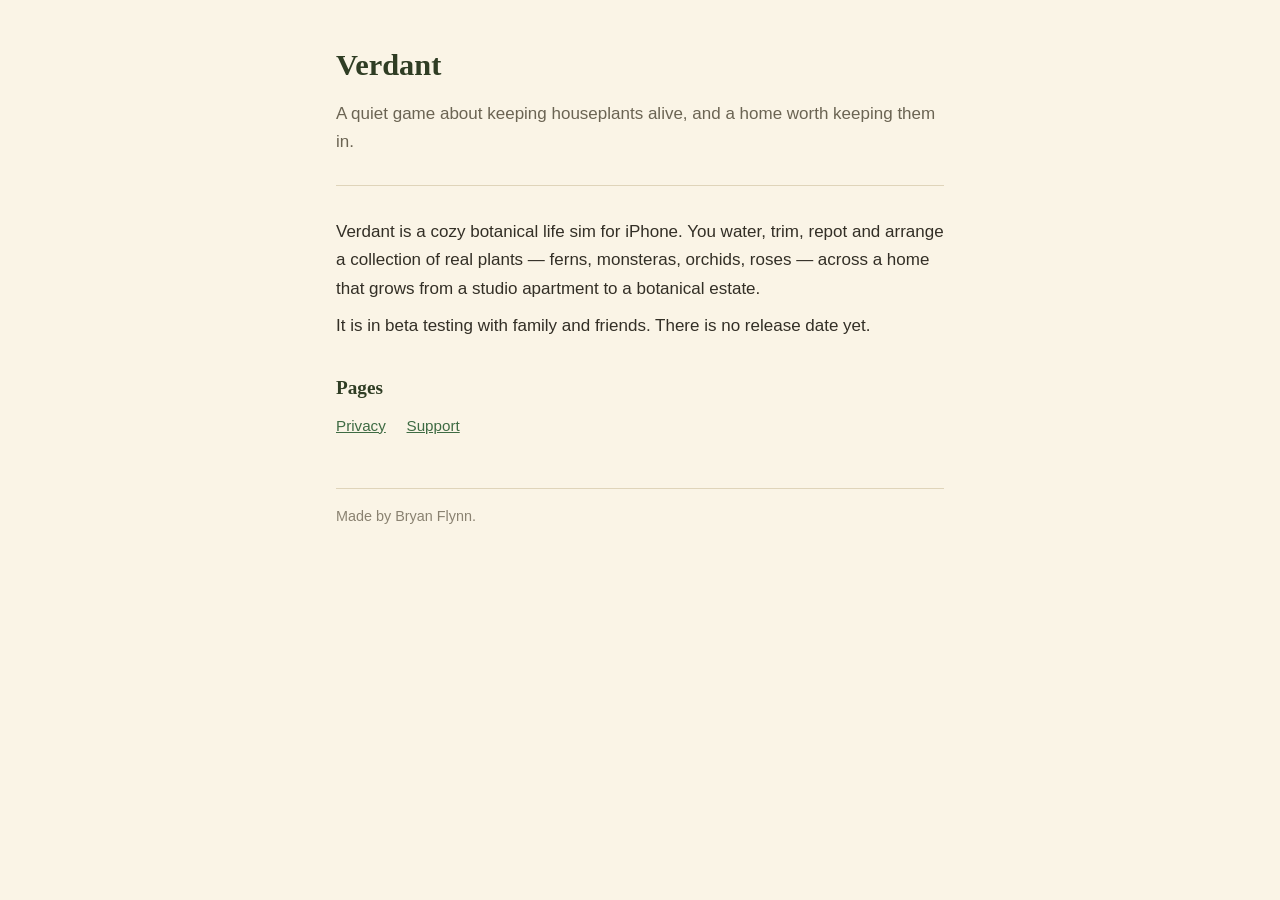
<file: index.html>
<!DOCTYPE html>
<html lang="en">
<head>
<meta charset="utf-8">
<meta name="viewport" content="width=device-width, initial-scale=1">
<title>Verdant</title>
<link rel="stylesheet" href="style.css">
</head>
<body>
<main>
  <header>
    <h1>Verdant</h1>
    <p class="lede">A quiet game about keeping houseplants alive, and a home worth keeping them in.</p>
  </header>

  <p>Verdant is a cozy botanical life sim for iPhone. You water, trim, repot and arrange a
  collection of real plants &mdash; ferns, monsteras, orchids, roses &mdash; across a home that
  grows from a studio apartment to a botanical estate.</p>

  <p>It is in beta testing with family and friends. There is no release date yet.</p>

  <h2>Pages</h2>
  <nav>
    <a href="privacy.html">Privacy</a>
    <a href="support.html">Support</a>
  </nav>

  <footer>Made by Bryan Flynn.</footer>
</main>
</body>
</html>
</file>
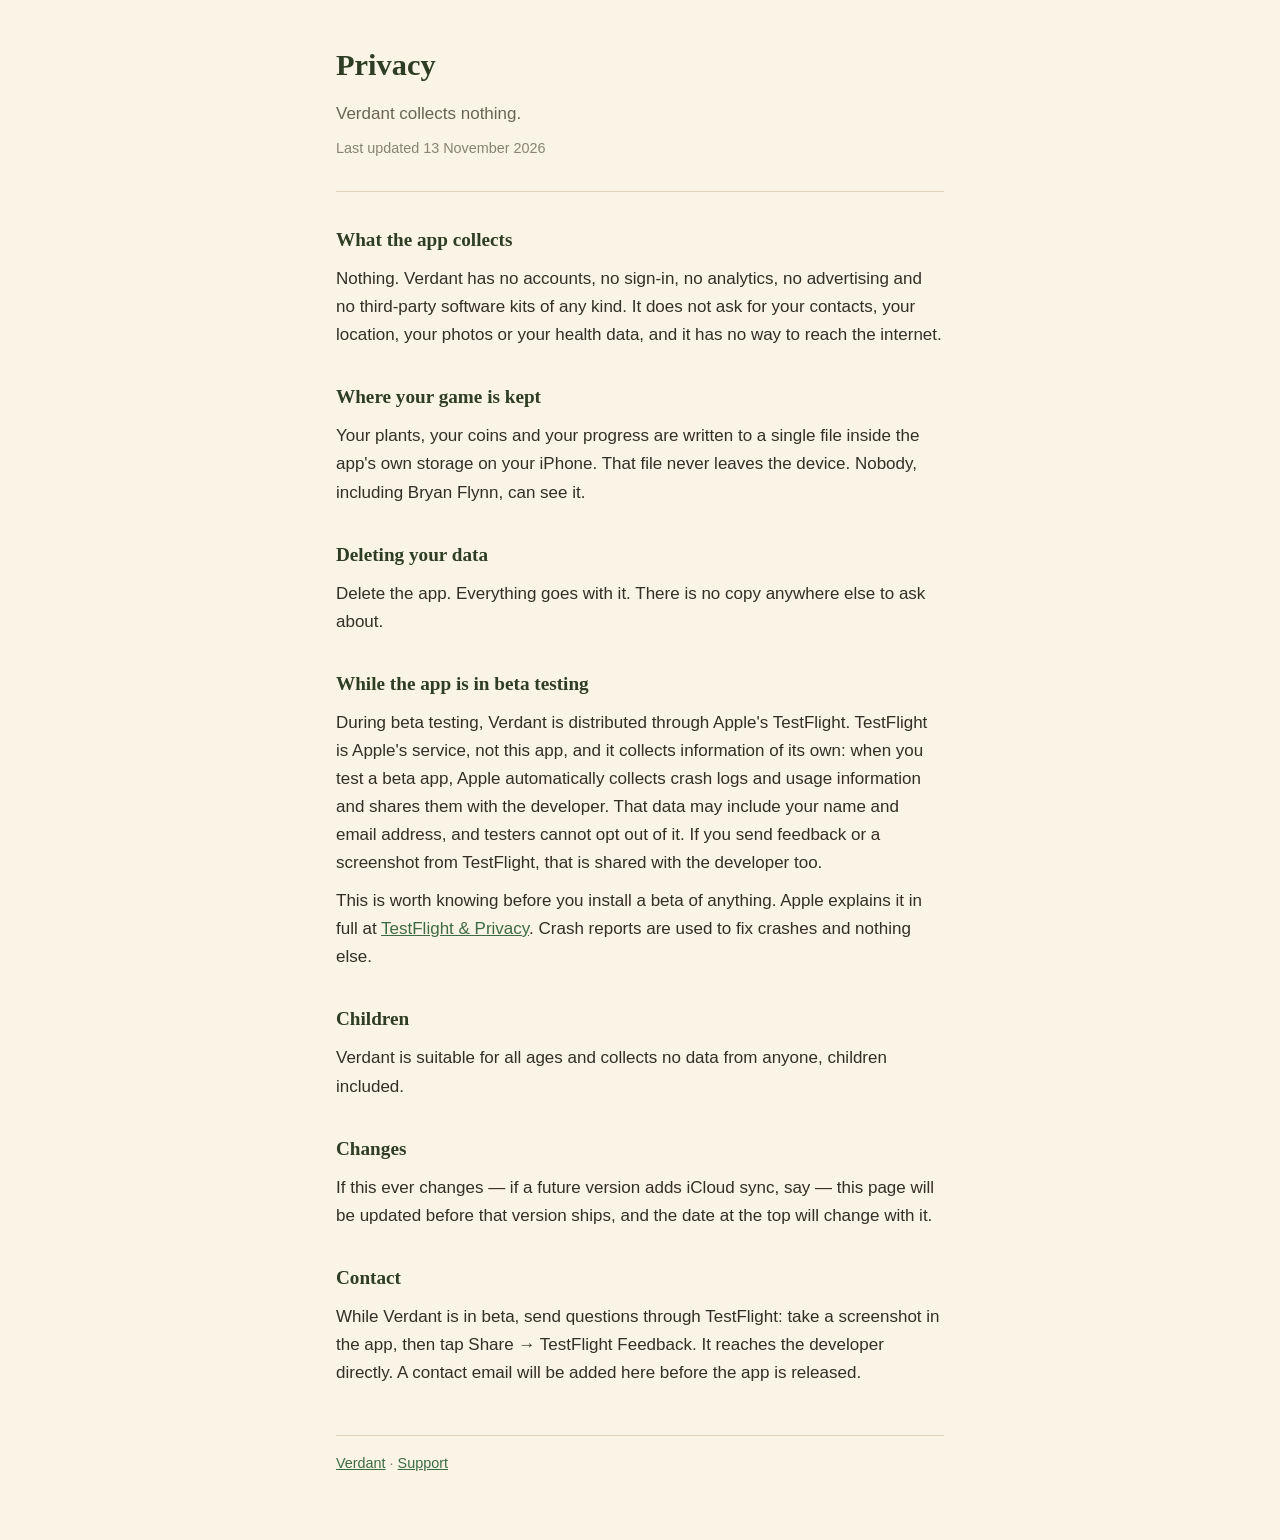
<file: privacy.html>
<!DOCTYPE html>
<html lang="en">
<head>
<meta charset="utf-8">
<meta name="viewport" content="width=device-width, initial-scale=1">
<title>Verdant &mdash; Privacy</title>
<link rel="stylesheet" href="style.css">
</head>
<body>
<main>
  <header>
    <h1>Privacy</h1>
    <p class="lede">Verdant collects nothing.</p>
    <p class="date">Last updated 13 November 2026</p>
  </header>

  <h2>What the app collects</h2>
  <p>Nothing. Verdant has no accounts, no sign-in, no analytics, no advertising and no
  third-party software kits of any kind. It does not ask for your contacts, your location,
  your photos or your health data, and it has no way to reach the internet.</p>

  <h2>Where your game is kept</h2>
  <p>Your plants, your coins and your progress are written to a single file inside the app's
  own storage on your iPhone. That file never leaves the device. Nobody, including Bryan Flynn,
  can see it.</p>

  <h2>Deleting your data</h2>
  <p>Delete the app. Everything goes with it. There is no copy anywhere else to ask about.</p>

  <h2>While the app is in beta testing</h2>
  <p>During beta testing, Verdant is distributed through Apple's TestFlight. TestFlight is
  Apple's service, not this app, and it collects information of its own: when you test a beta
  app, Apple automatically collects crash logs and usage information and shares them with the
  developer. That data may include your name and email address, and testers cannot opt out of
  it. If you send feedback or a screenshot from TestFlight, that is shared with the developer
  too.</p>
  <p>This is worth knowing before you install a beta of anything. Apple explains it in full at
  <a href="https://www.apple.com/legal/privacy/data/en/test-flight/">TestFlight &amp; Privacy</a>.
  Crash reports are used to fix crashes and nothing else.</p>

  <h2>Children</h2>
  <p>Verdant is suitable for all ages and collects no data from anyone, children included.</p>

  <h2>Changes</h2>
  <p>If this ever changes &mdash; if a future version adds iCloud sync, say &mdash; this page
  will be updated before that version ships, and the date at the top will change with it.</p>

  <h2>Contact</h2>
  <p>While Verdant is in beta, send questions through TestFlight: take a screenshot in the
  app, then tap Share &rarr; TestFlight Feedback. It reaches the developer directly. A contact
  email will be added here before the app is released.</p>

  <footer><a href="index.html">Verdant</a> &middot; <a href="support.html">Support</a></footer>
</main>
</body>
</html>
</file>
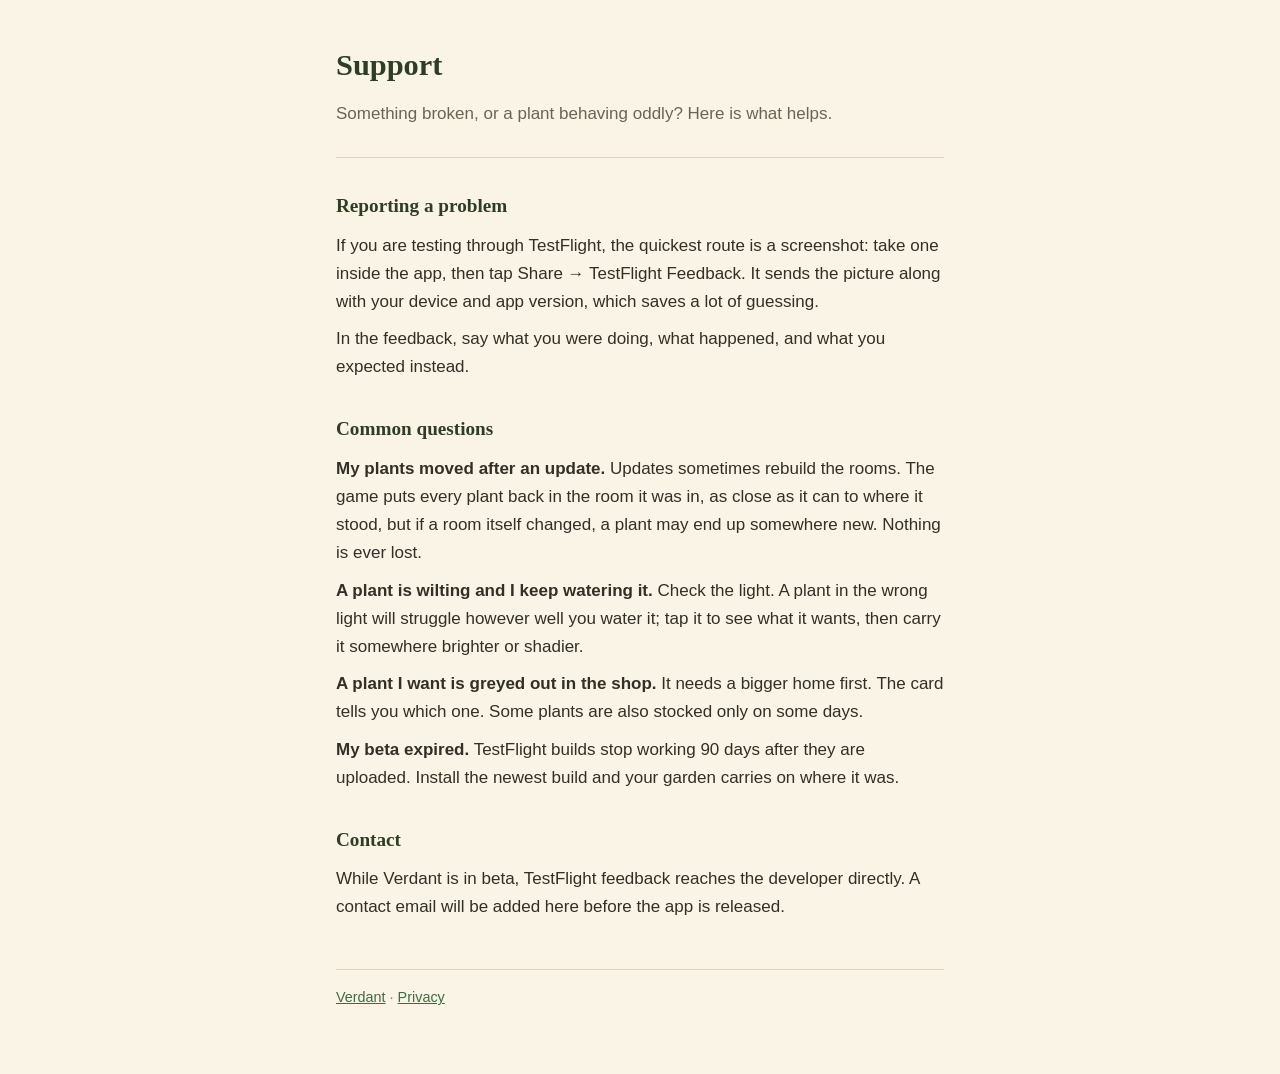
<file: support.html>
<!DOCTYPE html>
<html lang="en">
<head>
<meta charset="utf-8">
<meta name="viewport" content="width=device-width, initial-scale=1">
<title>Verdant &mdash; Support</title>
<link rel="stylesheet" href="style.css">
</head>
<body>
<main>
  <header>
    <h1>Support</h1>
    <p class="lede">Something broken, or a plant behaving oddly? Here is what helps.</p>
  </header>

  <h2>Reporting a problem</h2>
  <p>If you are testing through TestFlight, the quickest route is a screenshot: take one inside
  the app, then tap Share &rarr; TestFlight Feedback. It sends the picture along with your
  device and app version, which saves a lot of guessing.</p>
  <p>In the feedback, say what you were doing, what happened, and what you expected
  instead.</p>

  <h2>Common questions</h2>
  <p><strong>My plants moved after an update.</strong> Updates sometimes rebuild the rooms. The
  game puts every plant back in the room it was in, as close as it can to where it stood, but
  if a room itself changed, a plant may end up somewhere new. Nothing is ever lost.</p>
  <p><strong>A plant is wilting and I keep watering it.</strong> Check the light. A plant in the
  wrong light will struggle however well you water it; tap it to see what it wants, then carry
  it somewhere brighter or shadier.</p>
  <p><strong>A plant I want is greyed out in the shop.</strong> It needs a bigger home first.
  The card tells you which one. Some plants are also stocked only on some days.</p>
  <p><strong>My beta expired.</strong> TestFlight builds stop working 90 days after they are
  uploaded. Install the newest build and your garden carries on where it was.</p>

  <h2>Contact</h2>
  <p>While Verdant is in beta, TestFlight feedback reaches the developer directly. A contact
  email will be added here before the app is released.</p>

  <footer><a href="index.html">Verdant</a> &middot; <a href="privacy.html">Privacy</a></footer>
</main>
</body>
</html>
</file>
<file: style.css>
:root { color-scheme: light; }
* { box-sizing: border-box; }
body {
  margin: 0; padding: 2.5rem 1.25rem 4rem;
  background: #FAF4E6; color: #332F26;
  font: 17px/1.65 -apple-system, BlinkMacSystemFont, "Segoe UI", Roboto, sans-serif;
}
main { max-width: 38rem; margin: 0 auto; }
header { border-bottom: 1px solid #DFD4BA; padding-bottom: 1.25rem; margin-bottom: 2rem; }
h1 { font-family: Georgia, "Times New Roman", serif; font-size: 1.9rem; color: #2F3D24; margin: 0 0 .3rem; }
h2 { font-family: Georgia, serif; font-size: 1.2rem; color: #2F3D24; margin: 2rem 0 .5rem; }
p, li { margin: .6rem 0; }
a { color: #3E6B43; }
.lede { color: #6B6453; }
.date { color: #8A8271; font-size: .9rem; }
nav a { margin-right: 1rem; font-size: .95rem; }
footer { margin-top: 3rem; border-top: 1px solid #DFD4BA; padding-top: 1rem; color: #8A8271; font-size: .9rem; }
</file>
